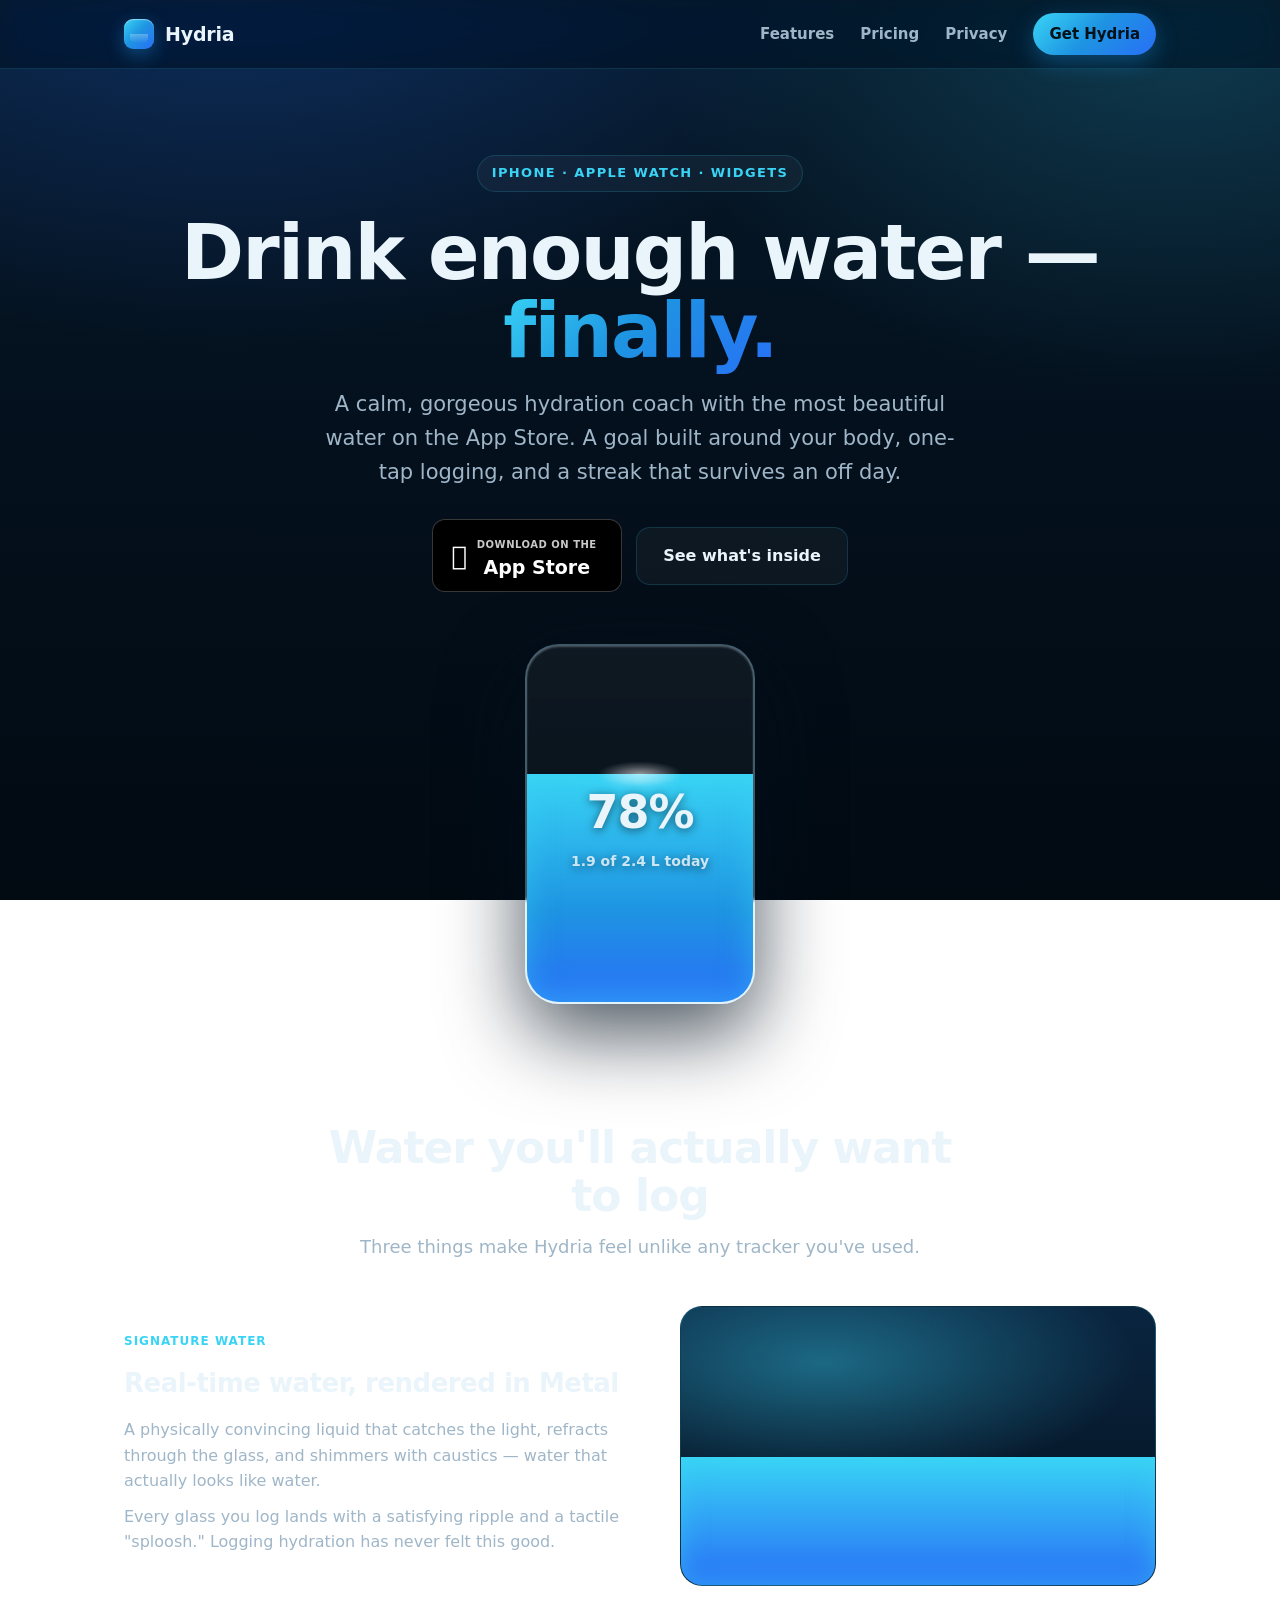
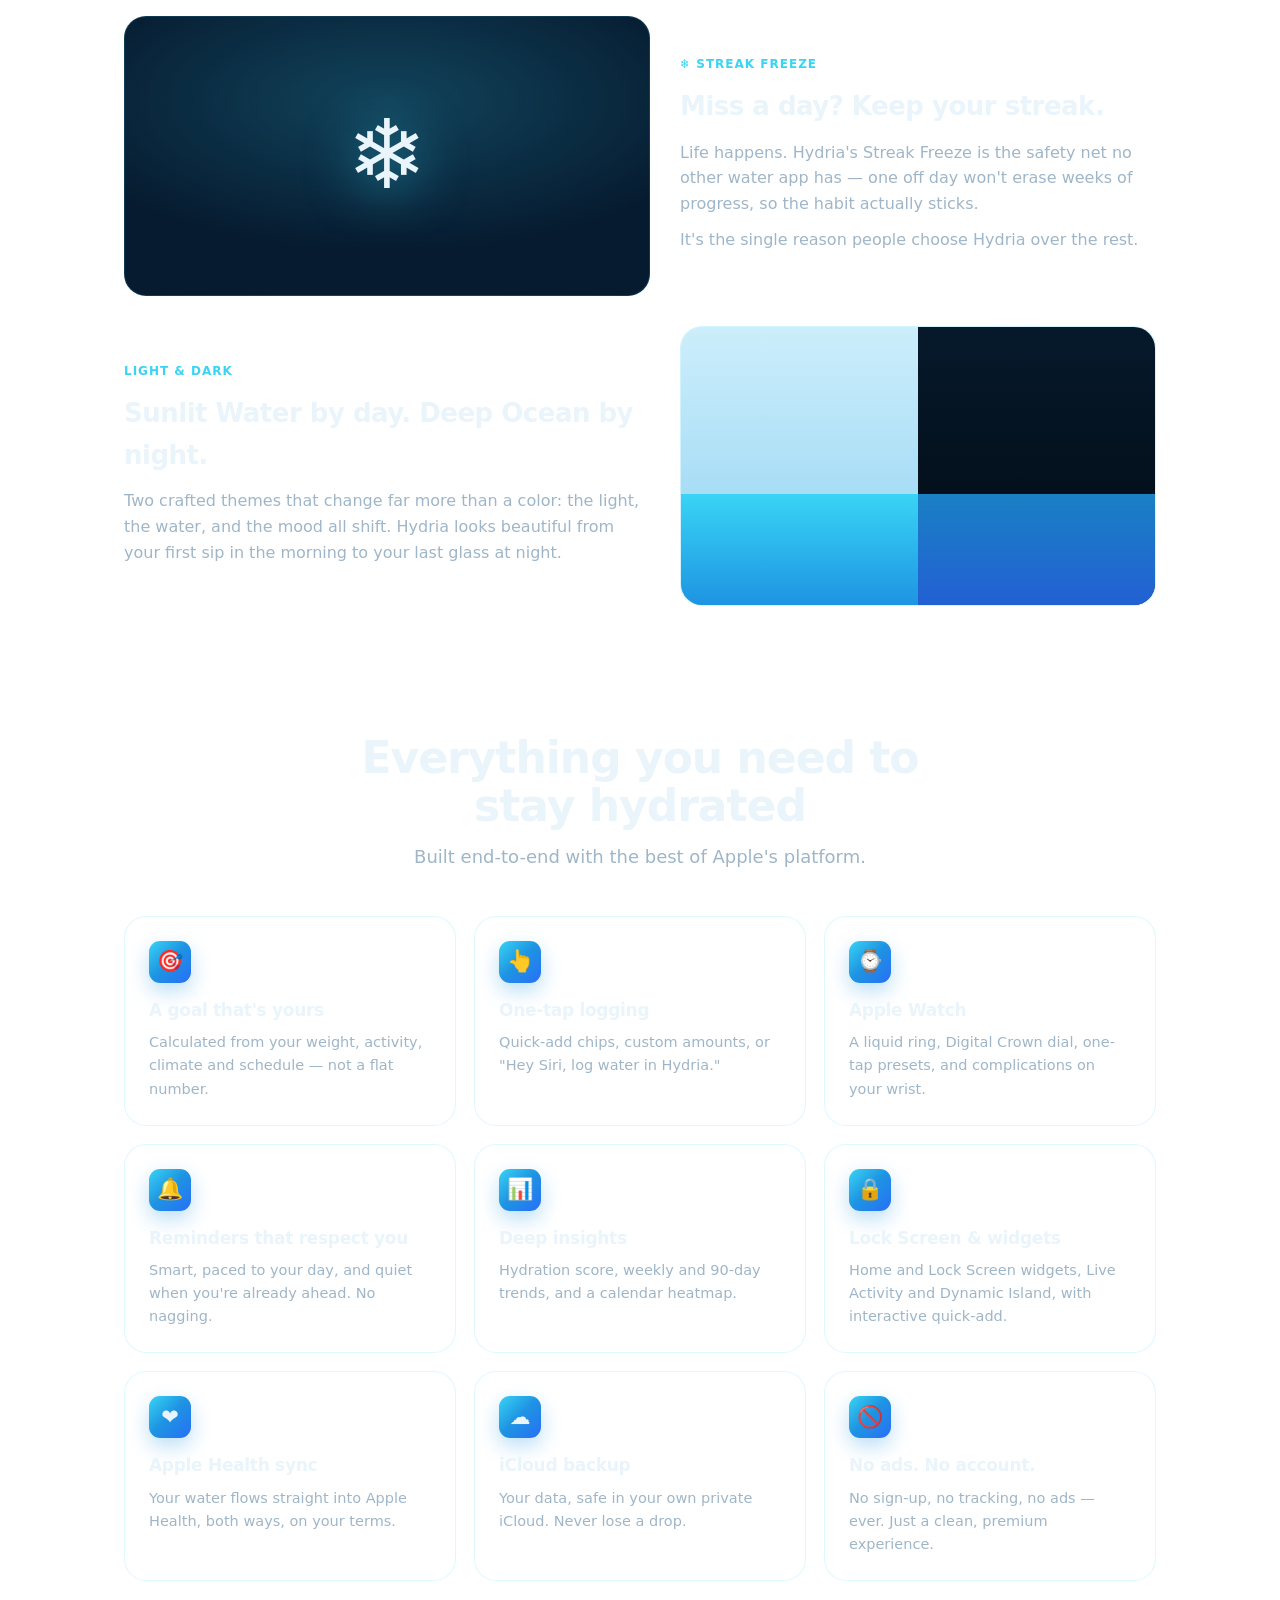
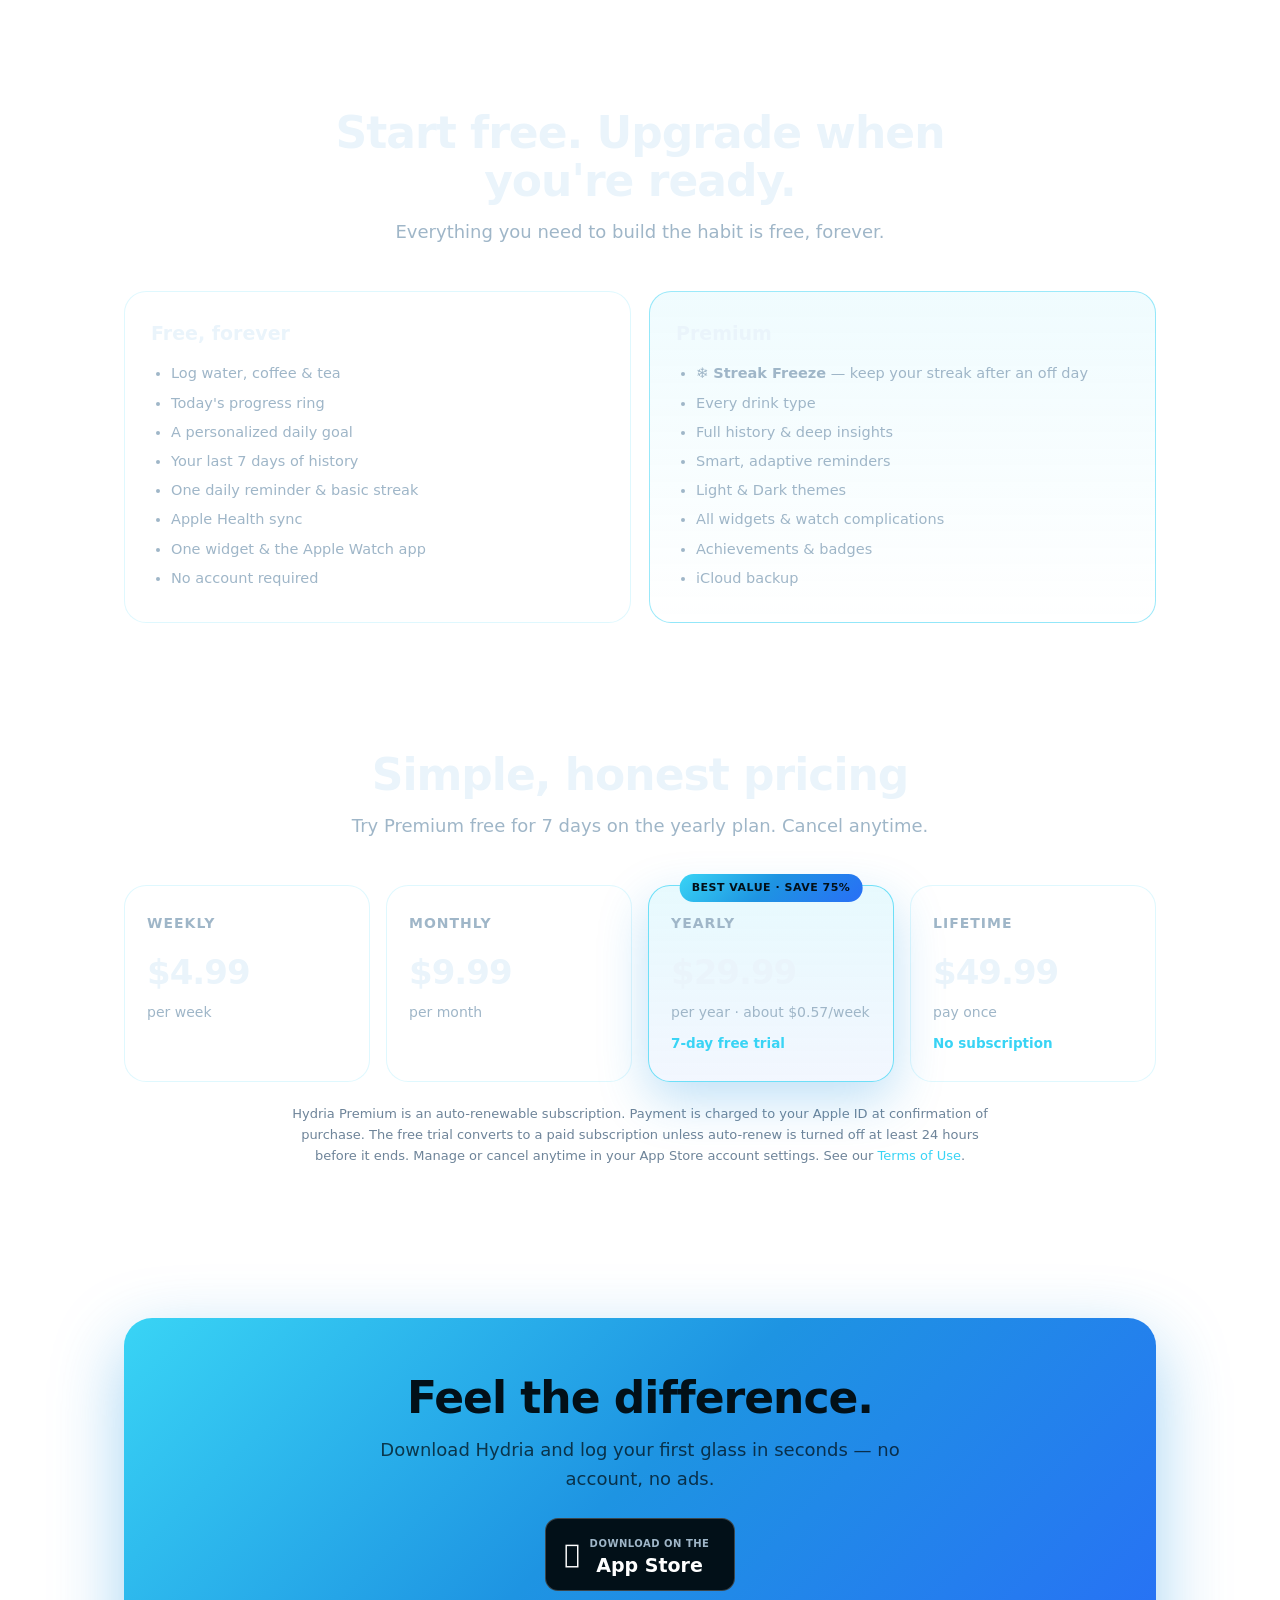
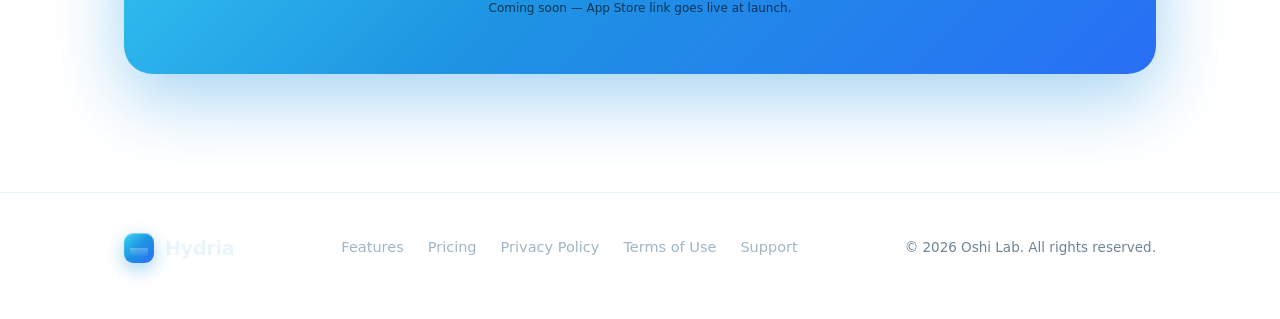
<file: index.html>
<!DOCTYPE html>
<html lang="en">
<head>
  <meta charset="UTF-8" />
  <meta name="viewport" content="width=device-width, initial-scale=1" />
  <title>Hydria — Drink enough water, finally.</title>
<!-- social share (og/twitter) -->
<meta property="og:type" content="website">
<meta property="og:site_name" content="Oshi Lab">
<meta property="og:title" content="Hydria — Drink enough water, finally.">
<meta property="og:description" content="A calm, gorgeous hydration coach that makes logging water something you actually want to do.">
<meta property="og:url" content="https://lastoneparis.github.io/hydria/">
<meta property="og:image" content="https://lastoneparis.github.io/hydria/share.png">
<meta property="og:image:secure_url" content="https://lastoneparis.github.io/hydria/share.png">
<meta property="og:image:type" content="image/png">
<meta property="og:image:width" content="1200">
<meta property="og:image:height" content="630">
<meta property="og:image:alt" content="Hydria — Drink enough water, finally.">
<meta name="twitter:card" content="summary_large_image">
<meta name="twitter:title" content="Hydria — Drink enough water, finally.">
<meta name="twitter:description" content="A calm, gorgeous hydration coach that makes logging water something you actually want to do.">
<meta name="twitter:image" content="https://lastoneparis.github.io/hydria/share.png">

  <meta name="description" content="Hydria is a premium hydration tracker for iPhone and Apple Watch, with the most beautiful real-time water on the App Store, a Streak Freeze no other app has, and crafted Light and Dark modes." />
  <meta name="theme-color" content="#04111E" />
<link rel="stylesheet" href="style.css" />
</head>
<body>

  <header class="site-header">
    <div class="wrap nav">
      <a class="brand" href="./"><span class="logo" aria-hidden="true"></span> Hydria</a>
      <nav class="nav-links">
        <a href="#features">Features</a>
        <a href="#pricing">Pricing</a>
        <a href="privacy.html">Privacy</a>
        <a href="#download" class="nav-cta">Get Hydria</a>
      </nav>
    </div>
  </header>

  <main>
    <!-- HERO -->
    <section class="hero">
      <div class="wrap">
        <span class="eyebrow">iPhone · Apple Watch · Widgets</span>
        <h1>Drink enough water —<br /><span class="accent">finally.</span></h1>
        <p class="lede">A calm, gorgeous hydration coach with the most beautiful water on the App Store. A goal built around your body, one-tap logging, and a streak that survives an off day.</p>
        <div class="cta-row">
          <a href="#download" class="appstore-badge" aria-label="Download on the App Store">
            <span class="apple" aria-hidden="true">&#63743;</span>
            <span><span class="ba-sub">Download on the</span><br /><span class="ba-main">App Store</span></span>
          </a>
          <a href="#features" class="btn btn-ghost">See what's inside</a>
        </div>

        <div class="vessel-stage" aria-hidden="true">
          <div class="vessel">
            <div class="water"></div>
            <div class="pct"><b>78%</b><span>1.9 of 2.4 L today</span></div>
          </div>
        </div>
      </div>
    </section>

    <!-- SIGNATURE STORY -->
    <section class="block" id="signature">
      <div class="wrap">
        <div class="section-head">
          <h2>Water you'll actually want to log</h2>
          <p>Three things make Hydria feel unlike any tracker you've used.</p>
        </div>

        <div class="story">
          <div class="story-text">
            <span class="tag">Signature water</span>
            <h3>Real-time water, rendered in Metal</h3>
            <p>A physically convincing liquid that catches the light, refracts through the glass, and shimmers with caustics — water that actually looks like water.</p>
            <p>Every glass you log lands with a satisfying ripple and a tactile "sploosh." Logging hydration has never felt this good.</p>
          </div>
          <div class="story-art art-water"></div>
        </div>

        <div style="height:30px"></div>

        <div class="story reverse">
          <div class="story-text">
            <span class="tag">❄️ Streak Freeze</span>
            <h3>Miss a day? Keep your streak.</h3>
            <p>Life happens. Hydria's Streak Freeze is the safety net no other water app has — one off day won't erase weeks of progress, so the habit actually sticks.</p>
            <p>It's the single reason people choose Hydria over the rest.</p>
          </div>
          <div class="story-art art-freeze"><span class="flake" aria-hidden="true">❄️</span></div>
        </div>

        <div style="height:30px"></div>

        <div class="story">
          <div class="story-text">
            <span class="tag">Light &amp; Dark</span>
            <h3>Sunlit Water by day. Deep Ocean by night.</h3>
            <p>Two crafted themes that change far more than a color: the light, the water, and the mood all shift. Hydria looks beautiful from your first sip in the morning to your last glass at night.</p>
          </div>
          <div class="story-art art-modes"><div class="light"></div><div class="dark"></div></div>
        </div>
      </div>
    </section>

    <!-- FEATURE GRID -->
    <section class="block" id="features">
      <div class="wrap">
        <div class="section-head">
          <h2>Everything you need to stay hydrated</h2>
          <p>Built end-to-end with the best of Apple's platform.</p>
        </div>
        <div class="grid">
          <div class="card"><div class="ico" aria-hidden="true">🎯</div><h4>A goal that's yours</h4><p>Calculated from your weight, activity, climate and schedule — not a flat number.</p></div>
          <div class="card"><div class="ico" aria-hidden="true">👆</div><h4>One-tap logging</h4><p>Quick-add chips, custom amounts, or "Hey Siri, log water in Hydria."</p></div>
          <div class="card"><div class="ico" aria-hidden="true">⌚️</div><h4>Apple Watch</h4><p>A liquid ring, Digital Crown dial, one-tap presets, and complications on your wrist.</p></div>
          <div class="card"><div class="ico" aria-hidden="true">🔔</div><h4>Reminders that respect you</h4><p>Smart, paced to your day, and quiet when you're already ahead. No nagging.</p></div>
          <div class="card"><div class="ico" aria-hidden="true">📊</div><h4>Deep insights</h4><p>Hydration score, weekly and 90-day trends, and a calendar heatmap.</p></div>
          <div class="card"><div class="ico" aria-hidden="true">🔒</div><h4>Lock Screen &amp; widgets</h4><p>Home and Lock Screen widgets, Live Activity and Dynamic Island, with interactive quick-add.</p></div>
          <div class="card"><div class="ico" aria-hidden="true">❤️</div><h4>Apple Health sync</h4><p>Your water flows straight into Apple Health, both ways, on your terms.</p></div>
          <div class="card"><div class="ico" aria-hidden="true">☁️</div><h4>iCloud backup</h4><p>Your data, safe in your own private iCloud. Never lose a drop.</p></div>
          <div class="card"><div class="ico" aria-hidden="true">🚫</div><h4>No ads. No account.</h4><p>No sign-up, no tracking, no ads — ever. Just a clean, premium experience.</p></div>
        </div>
      </div>
    </section>

    <!-- FREE vs PREMIUM -->
    <section class="block">
      <div class="wrap">
        <div class="section-head">
          <h2>Start free. Upgrade when you're ready.</h2>
          <p>Everything you need to build the habit is free, forever.</p>
        </div>
        <div class="tiers">
          <div class="tier">
            <h4>Free, forever</h4>
            <ul>
              <li>Log water, coffee &amp; tea</li>
              <li>Today's progress ring</li>
              <li>A personalized daily goal</li>
              <li>Your last 7 days of history</li>
              <li>One daily reminder &amp; basic streak</li>
              <li>Apple Health sync</li>
              <li>One widget &amp; the Apple Watch app</li>
              <li>No account required</li>
            </ul>
          </div>
          <div class="tier prem">
            <h4>Premium</h4>
            <ul>
              <li><strong>❄️ Streak Freeze</strong> — keep your streak after an off day</li>
              <li>Every drink type</li>
              <li>Full history &amp; deep insights</li>
              <li>Smart, adaptive reminders</li>
              <li>Light &amp; Dark themes</li>
              <li>All widgets &amp; watch complications</li>
              <li>Achievements &amp; badges</li>
              <li>iCloud backup</li>
            </ul>
          </div>
        </div>
      </div>
    </section>

    <!-- PRICING -->
    <section class="block" id="pricing">
      <div class="wrap">
        <div class="section-head">
          <h2>Simple, honest pricing</h2>
          <p>Try Premium free for 7 days on the yearly plan. Cancel anytime.</p>
        </div>
        <div class="pricing">
          <div class="plan">
            <div class="pname">Weekly</div>
            <div class="price">$4.99</div>
            <div class="per">per week</div>
            <div class="sub">&nbsp;</div>
          </div>
          <div class="plan">
            <div class="pname">Monthly</div>
            <div class="price">$9.99</div>
            <div class="per">per month</div>
            <div class="sub">&nbsp;</div>
          </div>
          <div class="plan hero-plan">
            <div class="ribbon">BEST VALUE · SAVE 75%</div>
            <div class="pname">Yearly</div>
            <div class="price">$29.99</div>
            <div class="per">per year · about $0.57/week</div>
            <div class="sub">7-day free trial</div>
          </div>
          <div class="plan">
            <div class="pname">Lifetime</div>
            <div class="price">$49.99</div>
            <div class="per">pay once</div>
            <div class="sub">No subscription</div>
          </div>
        </div>
        <p class="pricing-note">Hydria Premium is an auto-renewable subscription. Payment is charged to your Apple ID at confirmation of purchase. The free trial converts to a paid subscription unless auto-renew is turned off at least 24 hours before it ends. Manage or cancel anytime in your App Store account settings. See our <a href="terms.html">Terms of Use</a>.</p>
      </div>
    </section>

    <!-- DOWNLOAD CTA -->
    <section class="block" id="download">
      <div class="wrap">
        <div class="cta-band">
          <h2>Feel the difference.</h2>
          <p>Download Hydria and log your first glass in seconds — no account, no ads.</p>
          <a href="#" class="appstore-badge" aria-label="Download on the App Store">
            <span class="apple" aria-hidden="true">&#63743;</span>
            <span><span class="ba-sub" style="color:#9fb6c8">Download on the</span><br /><span class="ba-main">App Store</span></span>
          </a>
          <span class="badge-note" style="color:rgba(2,16,24,0.7)">Coming soon — App Store link goes live at launch.</span>
        </div>
      </div>
    </section>
  </main>

  <footer class="site-footer">
    <div class="wrap footer-grid">
      <a class="brand" href="./"><span class="logo" aria-hidden="true"></span> Hydria</a>
      <nav class="footer-links">
        <a href="#features">Features</a>
        <a href="#pricing">Pricing</a>
        <a href="privacy.html">Privacy Policy</a>
        <a href="terms.html">Terms of Use</a>
        <a href="mailto:contact@oshi-messenger.com">Support</a>
      </nav>
      <div class="footer-copy">© 2026 Oshi Lab. All rights reserved.</div>
    </div>
  </footer>

</body>
</html>
</file>
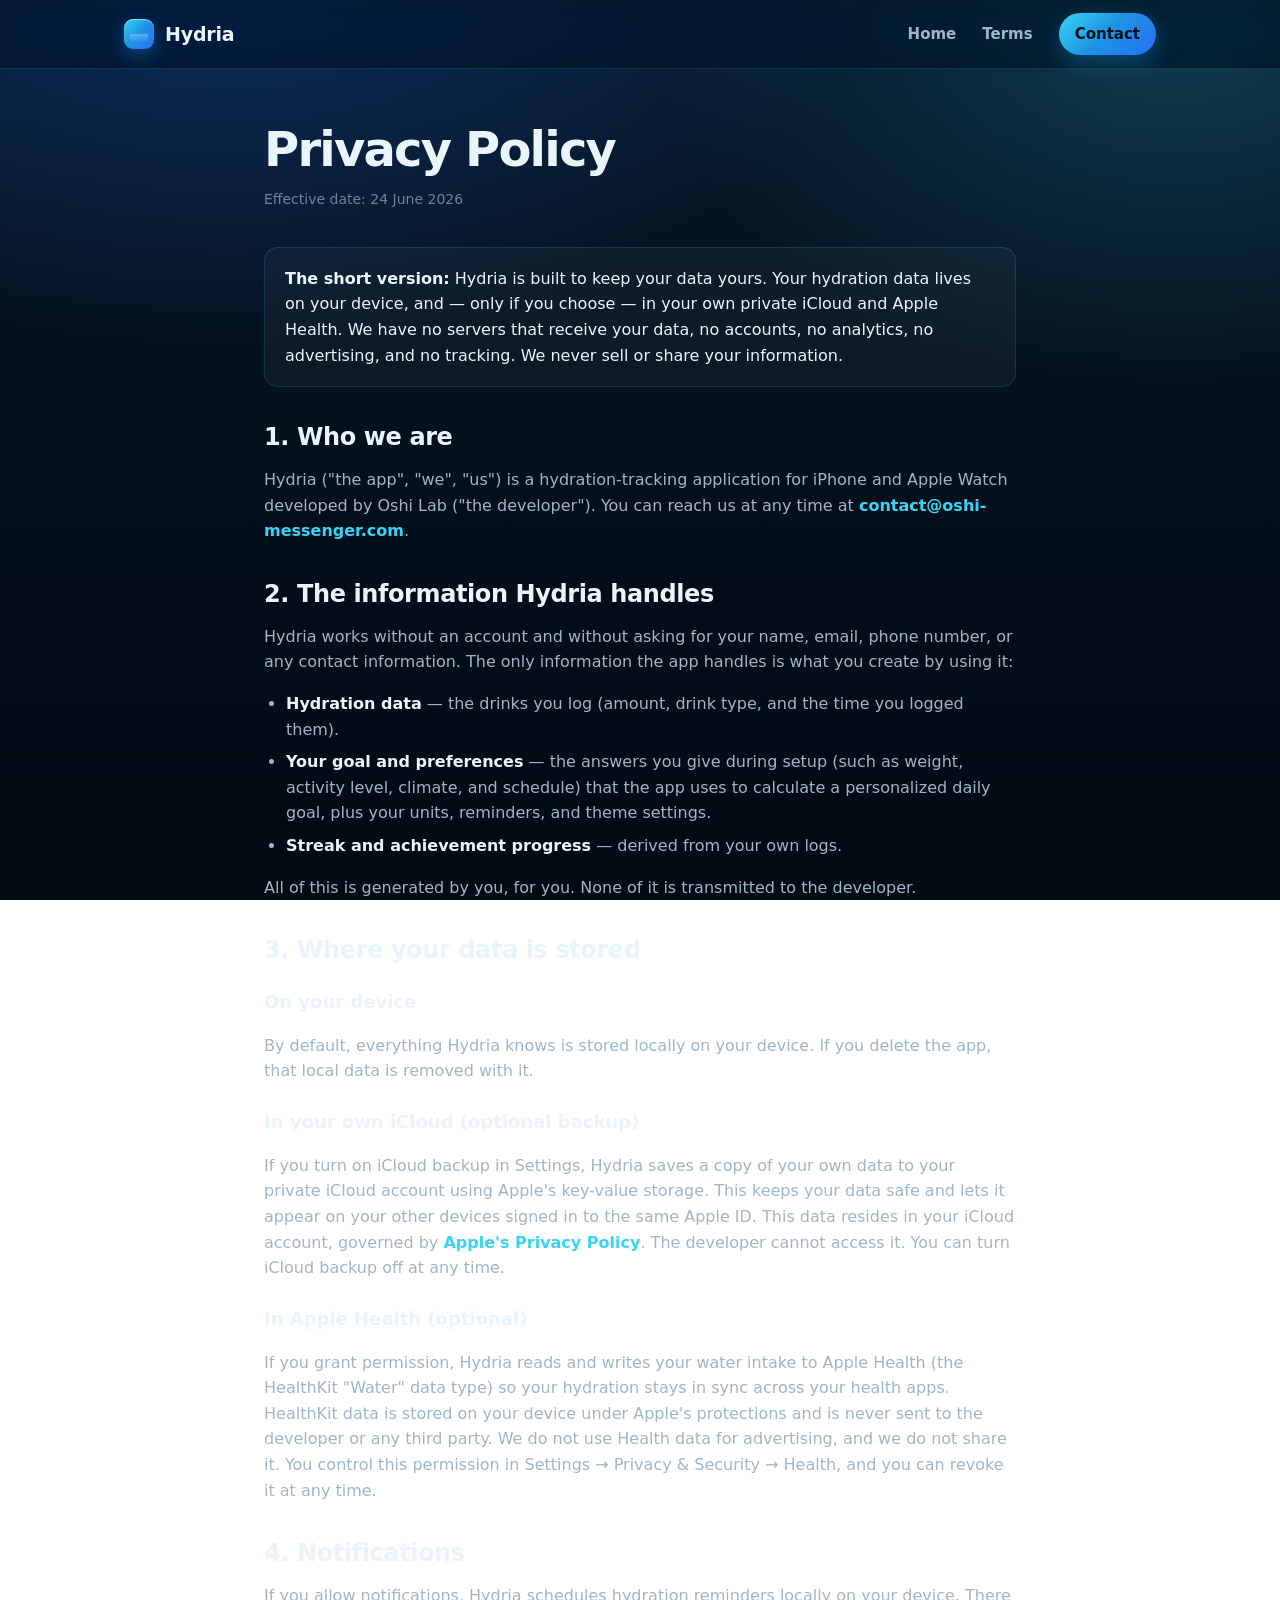
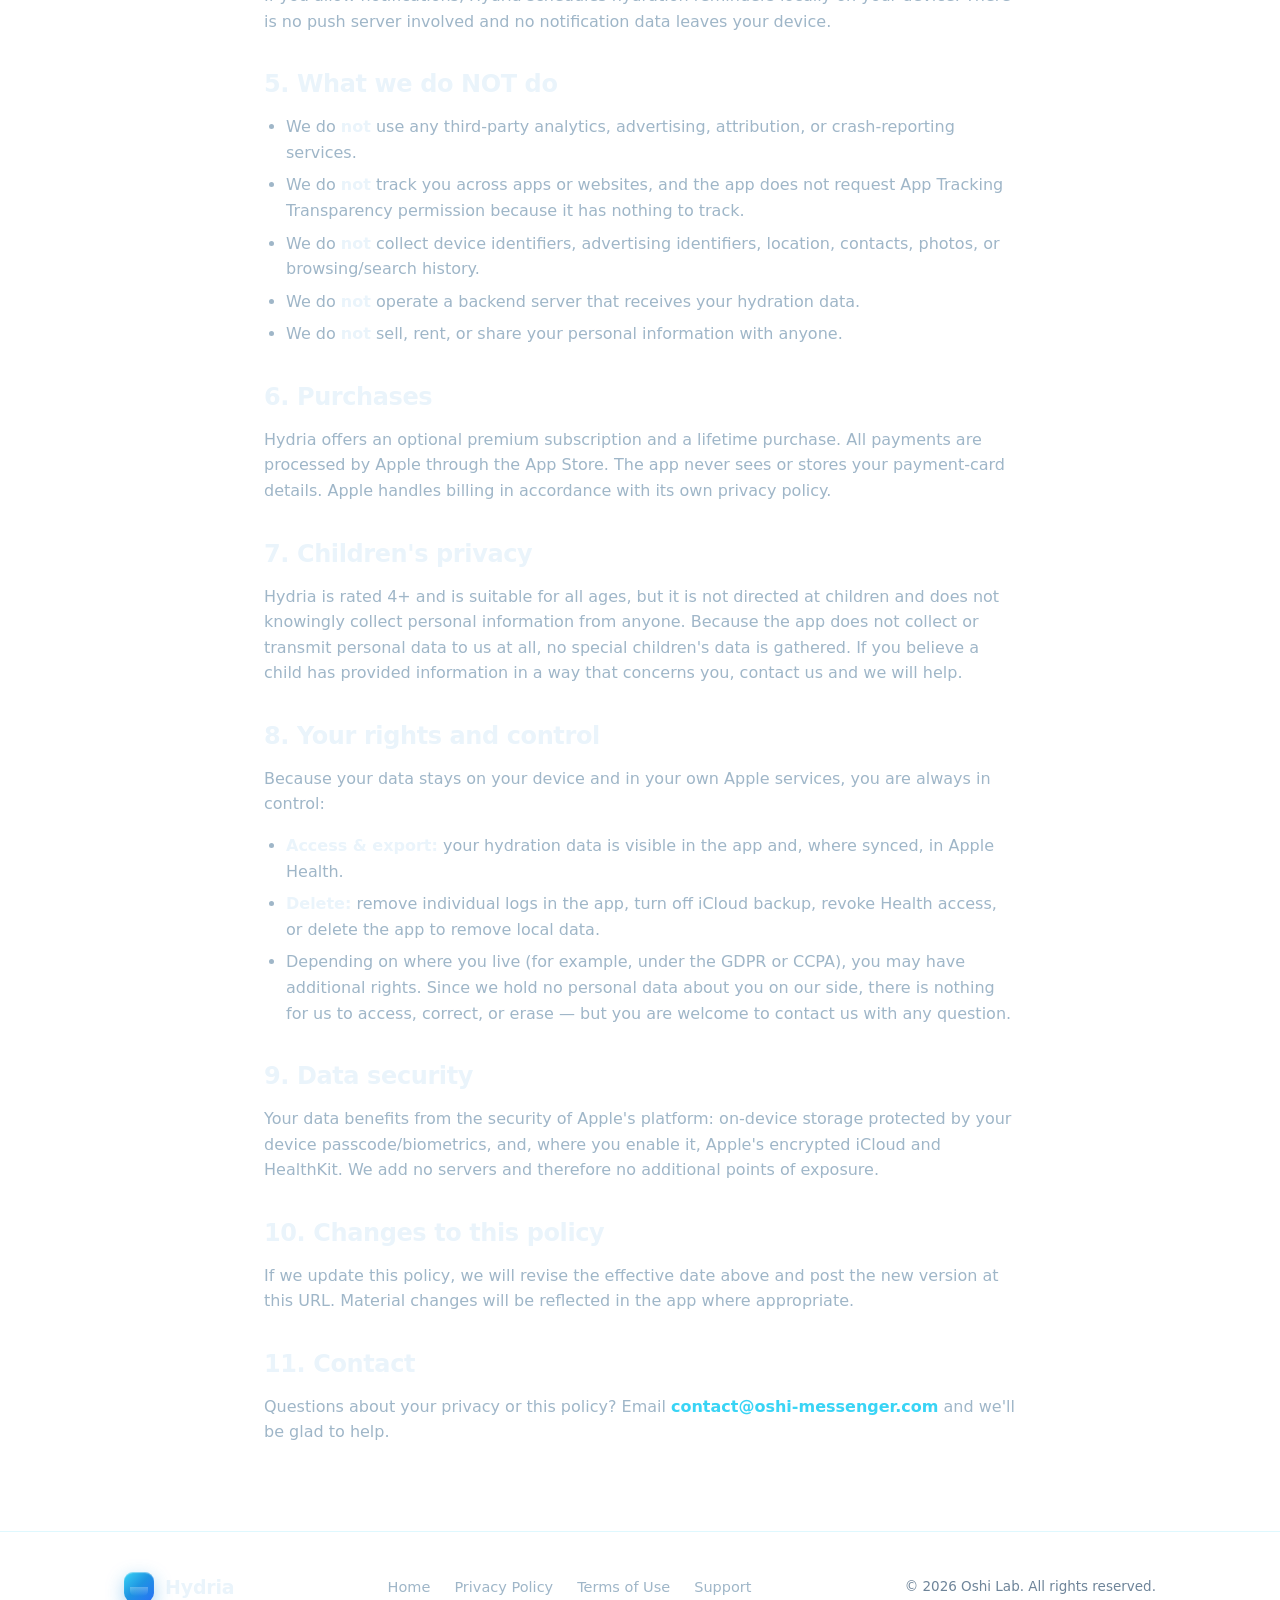
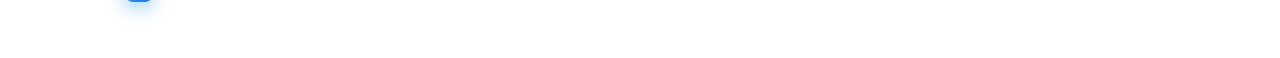
<file: privacy.html>
<!DOCTYPE html>
<html lang="en">
<head>
  <meta charset="UTF-8" />
  <meta name="viewport" content="width=device-width, initial-scale=1" />
  <title>Privacy Policy — Hydria</title>
<!-- social share (og/twitter) -->
<meta property="og:type" content="website">
<meta property="og:site_name" content="Oshi Lab">
<meta property="og:title" content="Privacy Policy — Hydria">
<meta property="og:description" content="How Hydria handles your data.">
<meta property="og:url" content="https://lastoneparis.github.io/hydria/privacy.html">
<meta property="og:image" content="https://lastoneparis.github.io/hydria/share.png">
<meta property="og:image:secure_url" content="https://lastoneparis.github.io/hydria/share.png">
<meta property="og:image:type" content="image/png">
<meta property="og:image:width" content="1200">
<meta property="og:image:height" content="630">
<meta property="og:image:alt" content="Privacy Policy — Hydria">
<meta name="twitter:card" content="summary_large_image">
<meta name="twitter:title" content="Privacy Policy — Hydria">
<meta name="twitter:description" content="How Hydria handles your data.">
<meta name="twitter:image" content="https://lastoneparis.github.io/hydria/share.png">

  <meta name="description" content="Hydria's privacy policy. Your hydration data stays on your device and in your own iCloud and Apple Health. No tracking, no ads, no third-party sharing." />
  <meta name="theme-color" content="#04111E" />
  <link rel="stylesheet" href="style.css" />
</head>
<body>

  <header class="site-header">
    <div class="wrap nav">
      <a class="brand" href="index.html"><span class="logo" aria-hidden="true"></span> Hydria</a>
      <nav class="nav-links">
        <a href="index.html">Home</a>
        <a href="terms.html">Terms</a>
        <a href="mailto:contact@oshi-messenger.com" class="nav-cta">Contact</a>
      </nav>
    </div>
  </header>

  <main class="legal">
    <div class="wrap">
      <h1>Privacy Policy</h1>
      <p class="updated">Effective date: 24 June 2026</p>

      <div class="callout">
        <strong>The short version:</strong> Hydria is built to keep your data yours. Your hydration data lives on your device, and — only if you choose — in your own private iCloud and Apple Health. We have no servers that receive your data, no accounts, no analytics, no advertising, and no tracking. We never sell or share your information.
      </div>

      <h2>1. Who we are</h2>
      <p>Hydria ("the app", "we", "us") is a hydration-tracking application for iPhone and Apple Watch developed by Oshi Lab ("the developer"). You can reach us at any time at <a href="mailto:contact@oshi-messenger.com">contact@oshi-messenger.com</a>.</p>

      <h2>2. The information Hydria handles</h2>
      <p>Hydria works without an account and without asking for your name, email, phone number, or any contact information. The only information the app handles is what you create by using it:</p>
      <ul>
        <li><strong>Hydration data</strong> — the drinks you log (amount, drink type, and the time you logged them).</li>
        <li><strong>Your goal and preferences</strong> — the answers you give during setup (such as weight, activity level, climate, and schedule) that the app uses to calculate a personalized daily goal, plus your units, reminders, and theme settings.</li>
        <li><strong>Streak and achievement progress</strong> — derived from your own logs.</li>
      </ul>
      <p>All of this is generated by you, for you. None of it is transmitted to the developer.</p>

      <h2>3. Where your data is stored</h2>
      <h3>On your device</h3>
      <p>By default, everything Hydria knows is stored locally on your device. If you delete the app, that local data is removed with it.</p>

      <h3>In your own iCloud (optional backup)</h3>
      <p>If you turn on iCloud backup in Settings, Hydria saves a copy of your own data to your private iCloud account using Apple's key-value storage. This keeps your data safe and lets it appear on your other devices signed in to the same Apple ID. This data resides in your iCloud account, governed by <a href="https://www.apple.com/legal/privacy/" rel="noopener">Apple's Privacy Policy</a>. The developer cannot access it. You can turn iCloud backup off at any time.</p>

      <h3>In Apple Health (optional)</h3>
      <p>If you grant permission, Hydria reads and writes your water intake to Apple Health (the HealthKit "Water" data type) so your hydration stays in sync across your health apps. HealthKit data is stored on your device under Apple's protections and is never sent to the developer or any third party. We do not use Health data for advertising, and we do not share it. You control this permission in Settings → Privacy &amp; Security → Health, and you can revoke it at any time.</p>

      <h2>4. Notifications</h2>
      <p>If you allow notifications, Hydria schedules hydration reminders locally on your device. There is no push server involved and no notification data leaves your device.</p>

      <h2>5. What we do NOT do</h2>
      <ul>
        <li>We do <strong>not</strong> use any third-party analytics, advertising, attribution, or crash-reporting services.</li>
        <li>We do <strong>not</strong> track you across apps or websites, and the app does not request App Tracking Transparency permission because it has nothing to track.</li>
        <li>We do <strong>not</strong> collect device identifiers, advertising identifiers, location, contacts, photos, or browsing/search history.</li>
        <li>We do <strong>not</strong> operate a backend server that receives your hydration data.</li>
        <li>We do <strong>not</strong> sell, rent, or share your personal information with anyone.</li>
      </ul>

      <h2>6. Purchases</h2>
      <p>Hydria offers an optional premium subscription and a lifetime purchase. All payments are processed by Apple through the App Store. The app never sees or stores your payment-card details. Apple handles billing in accordance with its own privacy policy.</p>

      <h2>7. Children's privacy</h2>
      <p>Hydria is rated 4+ and is suitable for all ages, but it is not directed at children and does not knowingly collect personal information from anyone. Because the app does not collect or transmit personal data to us at all, no special children's data is gathered. If you believe a child has provided information in a way that concerns you, contact us and we will help.</p>

      <h2>8. Your rights and control</h2>
      <p>Because your data stays on your device and in your own Apple services, you are always in control:</p>
      <ul>
        <li><strong>Access &amp; export:</strong> your hydration data is visible in the app and, where synced, in Apple Health.</li>
        <li><strong>Delete:</strong> remove individual logs in the app, turn off iCloud backup, revoke Health access, or delete the app to remove local data.</li>
        <li>Depending on where you live (for example, under the GDPR or CCPA), you may have additional rights. Since we hold no personal data about you on our side, there is nothing for us to access, correct, or erase — but you are welcome to contact us with any question.</li>
      </ul>

      <h2>9. Data security</h2>
      <p>Your data benefits from the security of Apple's platform: on-device storage protected by your device passcode/biometrics, and, where you enable it, Apple's encrypted iCloud and HealthKit. We add no servers and therefore no additional points of exposure.</p>

      <h2>10. Changes to this policy</h2>
      <p>If we update this policy, we will revise the effective date above and post the new version at this URL. Material changes will be reflected in the app where appropriate.</p>

      <h2>11. Contact</h2>
      <p>Questions about your privacy or this policy? Email <a href="mailto:contact@oshi-messenger.com">contact@oshi-messenger.com</a> and we'll be glad to help.</p>
    </div>
  </main>

  <footer class="site-footer">
    <div class="wrap footer-grid">
      <a class="brand" href="index.html"><span class="logo" aria-hidden="true"></span> Hydria</a>
      <nav class="footer-links">
        <a href="index.html">Home</a>
        <a href="privacy.html">Privacy Policy</a>
        <a href="terms.html">Terms of Use</a>
        <a href="mailto:contact@oshi-messenger.com">Support</a>
      </nav>
      <div class="footer-copy">© 2026 Oshi Lab. All rights reserved.</div>
    </div>
  </footer>

</body>
</html>
</file>
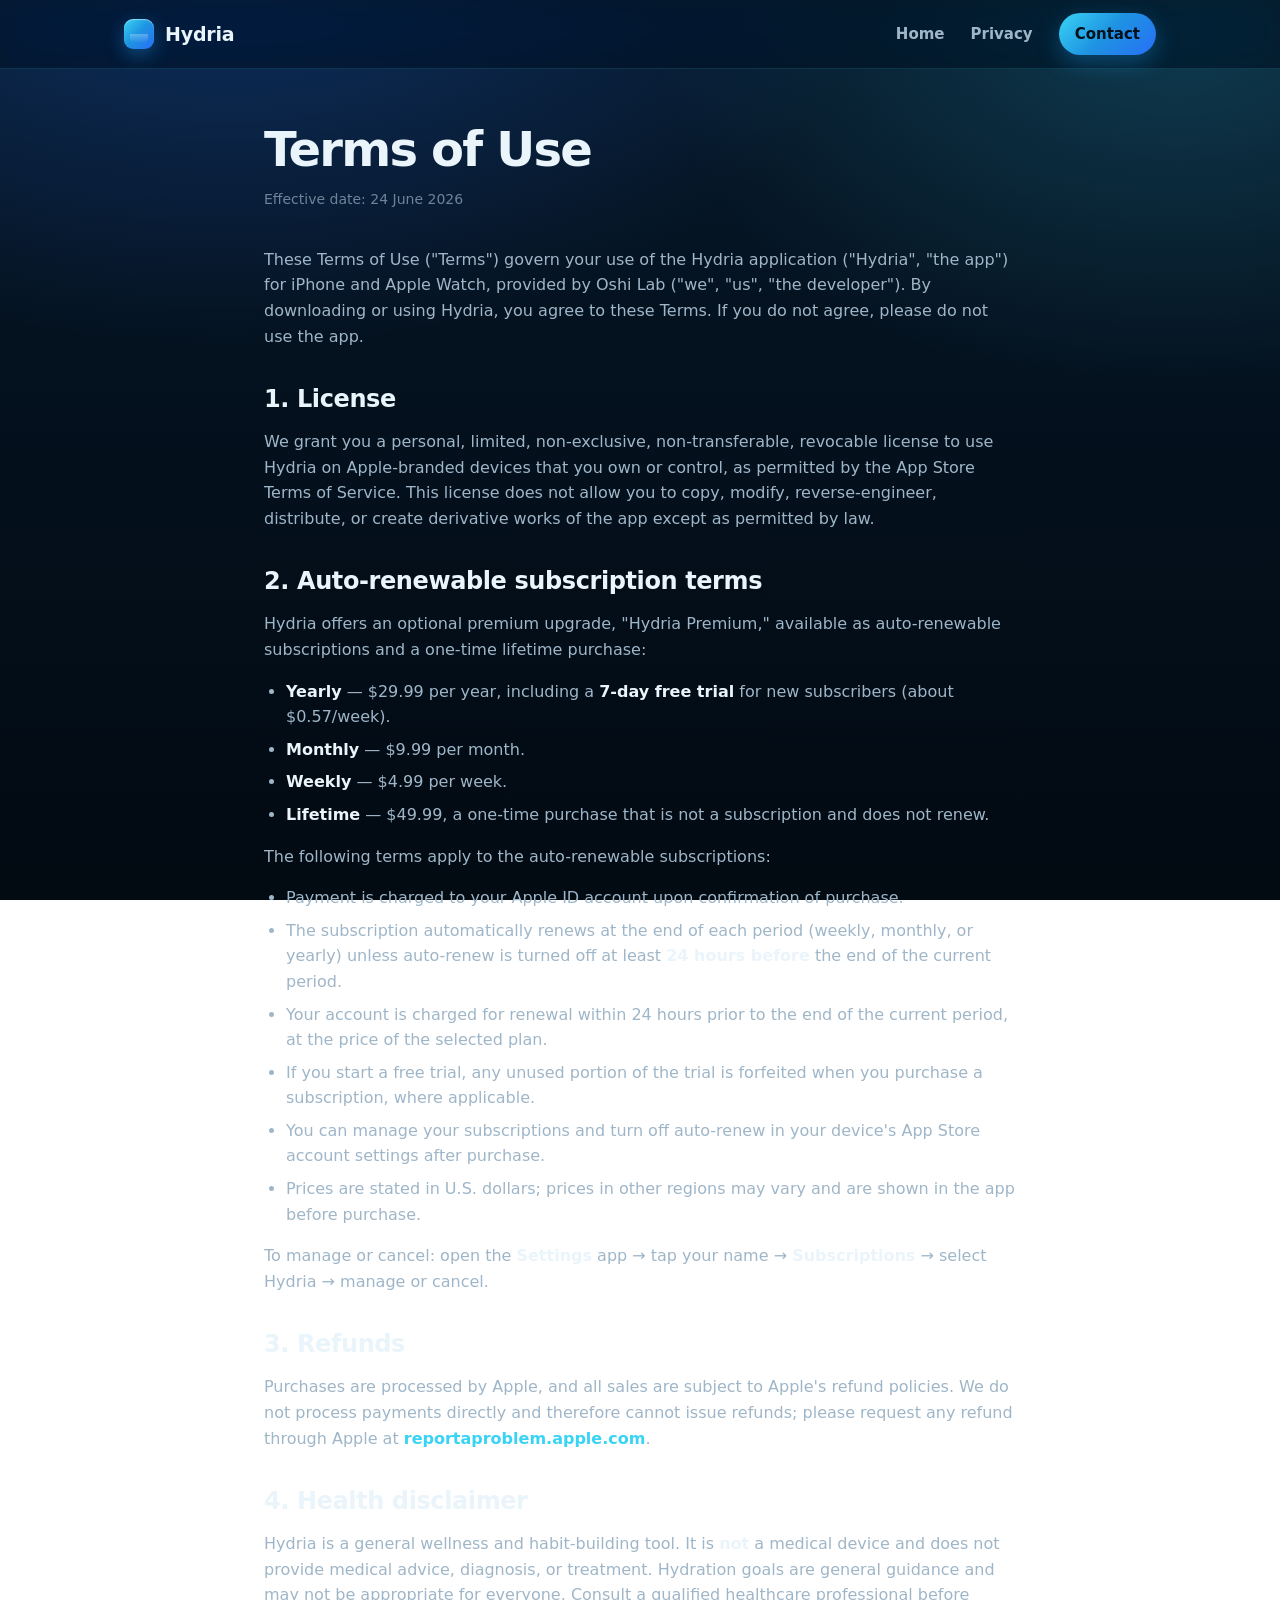
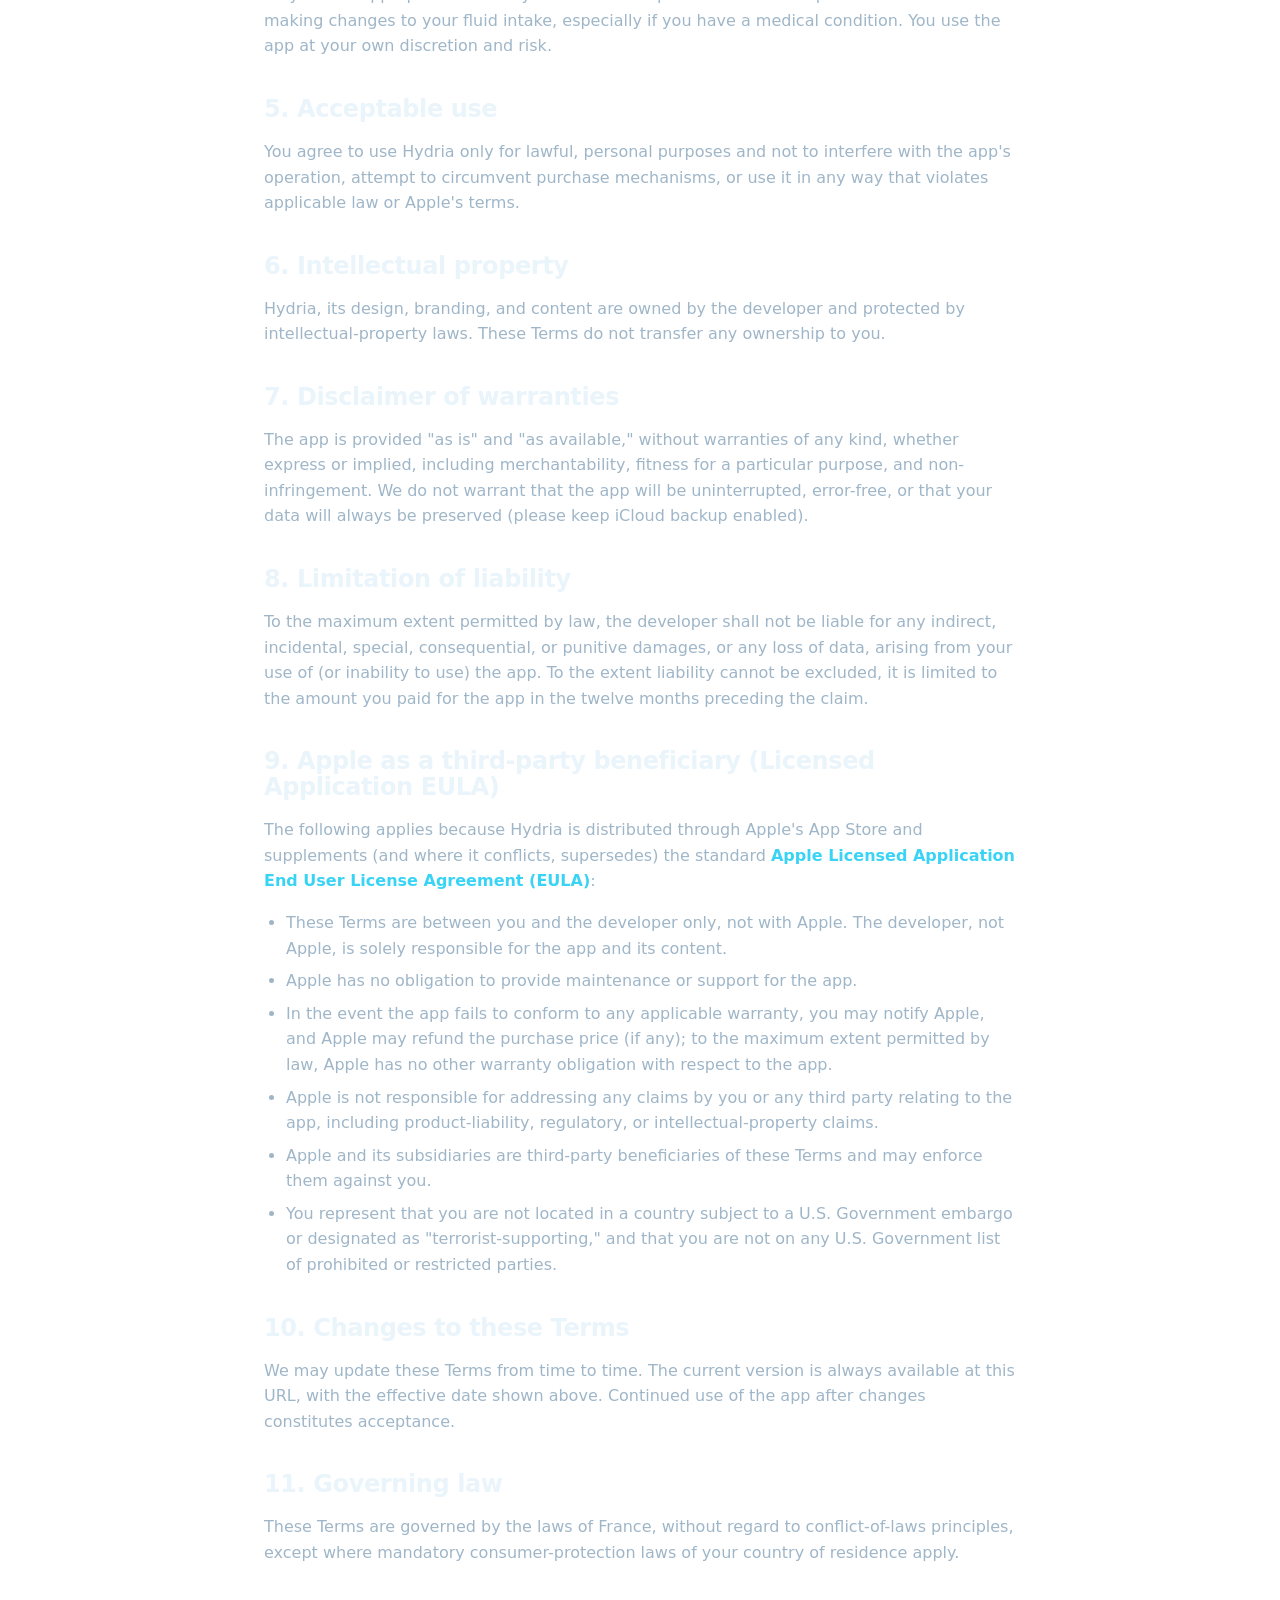
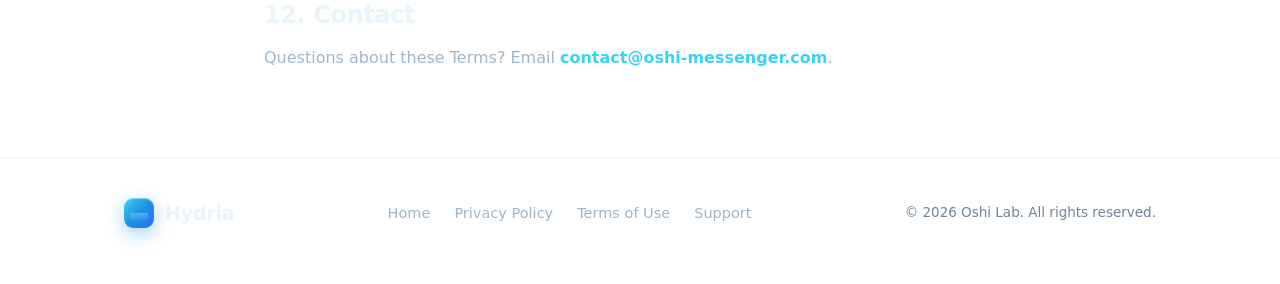
<file: terms.html>
<!DOCTYPE html>
<html lang="en">
<head>
  <meta charset="UTF-8" />
  <meta name="viewport" content="width=device-width, initial-scale=1" />
  <title>Terms of Use — Hydria</title>
<!-- social share (og/twitter) -->
<meta property="og:type" content="website">
<meta property="og:site_name" content="Oshi Lab">
<meta property="og:title" content="Terms of Use — Hydria">
<meta property="og:description" content="Terms of use for Hydria.">
<meta property="og:url" content="https://lastoneparis.github.io/hydria/terms.html">
<meta property="og:image" content="https://lastoneparis.github.io/hydria/share.png">
<meta property="og:image:secure_url" content="https://lastoneparis.github.io/hydria/share.png">
<meta property="og:image:type" content="image/png">
<meta property="og:image:width" content="1200">
<meta property="og:image:height" content="630">
<meta property="og:image:alt" content="Terms of Use — Hydria">
<meta name="twitter:card" content="summary_large_image">
<meta name="twitter:title" content="Terms of Use — Hydria">
<meta name="twitter:description" content="Terms of use for Hydria.">
<meta name="twitter:image" content="https://lastoneparis.github.io/hydria/share.png">

  <meta name="description" content="Hydria's Terms of Use, including the licensed-application end user license agreement and auto-renewable subscription terms." />
  <meta name="theme-color" content="#04111E" />
  <link rel="stylesheet" href="style.css" />
</head>
<body>

  <header class="site-header">
    <div class="wrap nav">
      <a class="brand" href="index.html"><span class="logo" aria-hidden="true"></span> Hydria</a>
      <nav class="nav-links">
        <a href="index.html">Home</a>
        <a href="privacy.html">Privacy</a>
        <a href="mailto:contact@oshi-messenger.com" class="nav-cta">Contact</a>
      </nav>
    </div>
  </header>

  <main class="legal">
    <div class="wrap">
      <h1>Terms of Use</h1>
      <p class="updated">Effective date: 24 June 2026</p>

      <p>These Terms of Use ("Terms") govern your use of the Hydria application ("Hydria", "the app") for iPhone and Apple Watch, provided by Oshi Lab ("we", "us", "the developer"). By downloading or using Hydria, you agree to these Terms. If you do not agree, please do not use the app.</p>

      <h2>1. License</h2>
      <p>We grant you a personal, limited, non-exclusive, non-transferable, revocable license to use Hydria on Apple-branded devices that you own or control, as permitted by the App Store Terms of Service. This license does not allow you to copy, modify, reverse-engineer, distribute, or create derivative works of the app except as permitted by law.</p>

      <h2>2. Auto-renewable subscription terms</h2>
      <p>Hydria offers an optional premium upgrade, "Hydria Premium," available as auto-renewable subscriptions and a one-time lifetime purchase:</p>
      <ul>
        <li><strong>Yearly</strong> — $29.99 per year, including a <strong>7-day free trial</strong> for new subscribers (about $0.57/week).</li>
        <li><strong>Monthly</strong> — $9.99 per month.</li>
        <li><strong>Weekly</strong> — $4.99 per week.</li>
        <li><strong>Lifetime</strong> — $49.99, a one-time purchase that is not a subscription and does not renew.</li>
      </ul>
      <p>The following terms apply to the auto-renewable subscriptions:</p>
      <ul>
        <li>Payment is charged to your Apple ID account upon confirmation of purchase.</li>
        <li>The subscription automatically renews at the end of each period (weekly, monthly, or yearly) unless auto-renew is turned off at least <strong>24 hours before</strong> the end of the current period.</li>
        <li>Your account is charged for renewal within 24 hours prior to the end of the current period, at the price of the selected plan.</li>
        <li>If you start a free trial, any unused portion of the trial is forfeited when you purchase a subscription, where applicable.</li>
        <li>You can manage your subscriptions and turn off auto-renew in your device's App Store account settings after purchase.</li>
        <li>Prices are stated in U.S. dollars; prices in other regions may vary and are shown in the app before purchase.</li>
      </ul>
      <p>To manage or cancel: open the <strong>Settings</strong> app → tap your name → <strong>Subscriptions</strong> → select Hydria → manage or cancel.</p>

      <h2>3. Refunds</h2>
      <p>Purchases are processed by Apple, and all sales are subject to Apple's refund policies. We do not process payments directly and therefore cannot issue refunds; please request any refund through Apple at <a href="https://reportaproblem.apple.com" rel="noopener">reportaproblem.apple.com</a>.</p>

      <h2>4. Health disclaimer</h2>
      <p>Hydria is a general wellness and habit-building tool. It is <strong>not</strong> a medical device and does not provide medical advice, diagnosis, or treatment. Hydration goals are general guidance and may not be appropriate for everyone. Consult a qualified healthcare professional before making changes to your fluid intake, especially if you have a medical condition. You use the app at your own discretion and risk.</p>

      <h2>5. Acceptable use</h2>
      <p>You agree to use Hydria only for lawful, personal purposes and not to interfere with the app's operation, attempt to circumvent purchase mechanisms, or use it in any way that violates applicable law or Apple's terms.</p>

      <h2>6. Intellectual property</h2>
      <p>Hydria, its design, branding, and content are owned by the developer and protected by intellectual-property laws. These Terms do not transfer any ownership to you.</p>

      <h2>7. Disclaimer of warranties</h2>
      <p>The app is provided "as is" and "as available," without warranties of any kind, whether express or implied, including merchantability, fitness for a particular purpose, and non-infringement. We do not warrant that the app will be uninterrupted, error-free, or that your data will always be preserved (please keep iCloud backup enabled).</p>

      <h2>8. Limitation of liability</h2>
      <p>To the maximum extent permitted by law, the developer shall not be liable for any indirect, incidental, special, consequential, or punitive damages, or any loss of data, arising from your use of (or inability to use) the app. To the extent liability cannot be excluded, it is limited to the amount you paid for the app in the twelve months preceding the claim.</p>

      <h2>9. Apple as a third-party beneficiary (Licensed Application EULA)</h2>
      <p>The following applies because Hydria is distributed through Apple's App Store and supplements (and where it conflicts, supersedes) the standard <a href="https://www.apple.com/legal/internet-services/itunes/dev/stdeula/" rel="noopener">Apple Licensed Application End User License Agreement (EULA)</a>:</p>
      <ul>
        <li>These Terms are between you and the developer only, not with Apple. The developer, not Apple, is solely responsible for the app and its content.</li>
        <li>Apple has no obligation to provide maintenance or support for the app.</li>
        <li>In the event the app fails to conform to any applicable warranty, you may notify Apple, and Apple may refund the purchase price (if any); to the maximum extent permitted by law, Apple has no other warranty obligation with respect to the app.</li>
        <li>Apple is not responsible for addressing any claims by you or any third party relating to the app, including product-liability, regulatory, or intellectual-property claims.</li>
        <li>Apple and its subsidiaries are third-party beneficiaries of these Terms and may enforce them against you.</li>
        <li>You represent that you are not located in a country subject to a U.S. Government embargo or designated as "terrorist-supporting," and that you are not on any U.S. Government list of prohibited or restricted parties.</li>
      </ul>

      <h2>10. Changes to these Terms</h2>
      <p>We may update these Terms from time to time. The current version is always available at this URL, with the effective date shown above. Continued use of the app after changes constitutes acceptance.</p>

      <h2>11. Governing law</h2>
      <p>These Terms are governed by the laws of France, without regard to conflict-of-laws principles, except where mandatory consumer-protection laws of your country of residence apply.</p>

      <h2>12. Contact</h2>
      <p>Questions about these Terms? Email <a href="mailto:contact@oshi-messenger.com">contact@oshi-messenger.com</a>.</p>
    </div>
  </main>

  <footer class="site-footer">
    <div class="wrap footer-grid">
      <a class="brand" href="index.html"><span class="logo" aria-hidden="true"></span> Hydria</a>
      <nav class="footer-links">
        <a href="index.html">Home</a>
        <a href="privacy.html">Privacy Policy</a>
        <a href="terms.html">Terms of Use</a>
        <a href="mailto:contact@oshi-messenger.com">Support</a>
      </nav>
      <div class="footer-copy">© 2026 Oshi Lab. All rights reserved.</div>
    </div>
  </footer>

</body>
</html>
</file>
<file: style.css>
/* Hydria — shared site styles. Self-contained, no external deps. */
:root {
  --aqua: #39D4F5;
  --blue: #1E94E2;
  --indigo: #286FF6;
  --bg: #04111E;
  --bg-2: #06192B;
  --surface: rgba(255, 255, 255, 0.04);
  --surface-2: rgba(255, 255, 255, 0.06);
  --border: rgba(57, 212, 245, 0.16);
  --text: #EAF4FB;
  --muted: #9FB6C8;
  --muted-2: #6E8499;
  --radius: 22px;
  --maxw: 1080px;
  --grad: linear-gradient(135deg, var(--aqua) 0%, var(--blue) 48%, var(--indigo) 100%);
  --font: -apple-system, "SF Pro Rounded", "SF Pro Display", "SF Pro", BlinkMacSystemFont,
          "Segoe UI", system-ui, "Helvetica Neue", Arial, sans-serif;
}

* { box-sizing: border-box; }

html { scroll-behavior: smooth; }

body {
  margin: 0;
  font-family: var(--font);
  color: var(--text);
  background:
    radial-gradient(1100px 700px at 18% -8%, rgba(40, 111, 246, 0.28), transparent 60%),
    radial-gradient(900px 620px at 92% 4%, rgba(57, 212, 245, 0.18), transparent 58%),
    linear-gradient(180deg, var(--bg-2) 0%, var(--bg) 42%, #020A12 100%);
  background-attachment: fixed;
  line-height: 1.6;
  -webkit-font-smoothing: antialiased;
  text-rendering: optimizeLegibility;
}

a { color: var(--aqua); text-decoration: none; }
a:hover { text-decoration: underline; }

.wrap { width: 100%; max-width: var(--maxw); margin: 0 auto; padding: 0 24px; }

/* ---------- Header ---------- */
.site-header {
  position: sticky; top: 0; z-index: 20;
  backdrop-filter: saturate(160%) blur(14px);
  -webkit-backdrop-filter: saturate(160%) blur(14px);
  background: rgba(4, 17, 30, 0.62);
  border-bottom: 1px solid var(--border);
}
.nav { display: flex; align-items: center; justify-content: space-between; height: 68px; }
.brand { display: flex; align-items: center; gap: 11px; font-weight: 800; font-size: 19px; letter-spacing: -0.2px; color: var(--text); }
.brand:hover { text-decoration: none; }
.logo {
  width: 30px; height: 30px; border-radius: 9px;
  background: var(--grad);
  box-shadow: 0 6px 18px rgba(30, 148, 226, 0.4), inset 0 1px 1px rgba(255,255,255,0.45);
  position: relative; flex: none;
}
.logo::after {
  content: ""; position: absolute; left: 6px; right: 6px; bottom: 6px; height: 9px;
  border-radius: 0 0 5px 5px;
  background: linear-gradient(180deg, rgba(255,255,255,0.55), rgba(255,255,255,0));
  opacity: 0.5;
}
.nav-links { display: flex; gap: 26px; align-items: center; }
.nav-links a { color: var(--muted); font-size: 15px; font-weight: 600; }
.nav-links a:hover { color: var(--text); text-decoration: none; }
.nav-cta {
  background: var(--grad); color: #021018 !important; font-weight: 800;
  padding: 9px 16px; border-radius: 999px; font-size: 14px;
  box-shadow: 0 8px 22px rgba(30, 148, 226, 0.35);
}
.nav-cta:hover { text-decoration: none; filter: brightness(1.06); }

/* ---------- Hero ---------- */
.hero { padding: 86px 0 56px; text-align: center; position: relative; }
.eyebrow {
  display: inline-block; font-size: 13px; font-weight: 700; letter-spacing: 1.4px;
  text-transform: uppercase; color: var(--aqua);
  padding: 7px 14px; border: 1px solid var(--border); border-radius: 999px;
  background: var(--surface); margin-bottom: 22px;
}
h1 {
  font-size: clamp(40px, 7vw, 76px); line-height: 1.03; letter-spacing: -1.8px;
  margin: 0 0 18px; font-weight: 850;
}
h1 .accent { background: var(--grad); -webkit-background-clip: text; background-clip: text; color: transparent; }
.hero p.lede { font-size: clamp(17px, 2.4vw, 21px); color: var(--muted); max-width: 640px; margin: 0 auto 30px; }

.cta-row { display: flex; gap: 14px; justify-content: center; flex-wrap: wrap; align-items: center; }
.btn {
  display: inline-flex; align-items: center; gap: 9px;
  padding: 15px 26px; border-radius: 14px; font-weight: 800; font-size: 16px;
  border: 1px solid transparent; cursor: pointer;
}
.btn-primary { background: var(--grad); color: #021018; box-shadow: 0 14px 34px rgba(30, 148, 226, 0.4); }
.btn-primary:hover { text-decoration: none; filter: brightness(1.06); transform: translateY(-1px); }
.btn-ghost { background: var(--surface); color: var(--text); border-color: var(--border); }
.btn-ghost:hover { text-decoration: none; background: var(--surface-2); }

/* App Store badge placeholder */
.appstore-badge {
  display: inline-flex; align-items: center; gap: 10px;
  background: #000; color: #fff; border: 1px solid rgba(255,255,255,0.22);
  border-radius: 13px; padding: 10px 18px; font-weight: 700; min-width: 190px;
}
.appstore-badge:hover { text-decoration: none; border-color: rgba(255,255,255,0.4); }
.appstore-badge .apple { font-size: 26px; line-height: 1; }
.appstore-badge .ba-sub { font-size: 10px; color: #c9c9c9; line-height: 1; text-transform: uppercase; letter-spacing: 0.5px; }
.appstore-badge .ba-main { font-size: 19px; font-weight: 800; line-height: 1.05; }
.badge-note { display: block; font-size: 12px; color: var(--muted-2); margin-top: 8px; }

/* ---------- Hero water vessel ---------- */
.vessel-stage { margin: 52px auto 0; width: 230px; height: 360px; position: relative; }
.vessel {
  width: 100%; height: 100%; border-radius: 34px;
  border: 2px solid rgba(170, 224, 247, 0.35);
  background: linear-gradient(180deg, rgba(255,255,255,0.05), rgba(255,255,255,0.01));
  overflow: hidden; position: relative;
  box-shadow: 0 30px 80px rgba(2, 16, 30, 0.7), inset 0 1px 2px rgba(255,255,255,0.25);
  backdrop-filter: blur(2px);
}
.water {
  position: absolute; left: 0; right: 0; bottom: 0; height: 64%;
  background: linear-gradient(180deg, var(--aqua), var(--blue) 60%, var(--indigo));
  box-shadow: 0 -6px 30px rgba(57, 212, 245, 0.5) inset;
}
.water::before, .water::after {
  content: ""; position: absolute; top: -18px; left: -50%; width: 200%; height: 36px;
  background: radial-gradient(60px 18px at 50% 50%, rgba(255,255,255,0.5), transparent 70%);
  border-radius: 50%;
  animation: wave 5.5s ease-in-out infinite;
}
.water::after { top: -12px; opacity: 0.4; animation-duration: 7s; animation-direction: reverse; }
@keyframes wave {
  0%, 100% { transform: translateX(-6%) translateY(0); }
  50% { transform: translateX(6%) translateY(-5px); }
}
.vessel .pct {
  position: absolute; inset: 0; display: flex; align-items: center; justify-content: center;
  flex-direction: column; z-index: 2; text-shadow: 0 2px 10px rgba(2,16,30,0.6);
}
.vessel .pct b { font-size: 46px; font-weight: 850; letter-spacing: -1px; }
.vessel .pct span { font-size: 14px; color: rgba(234,244,251,0.85); font-weight: 600; }
@media (prefers-reduced-motion: reduce) {
  .water::before, .water::after { animation: none; }
}

/* ---------- Sections ---------- */
section.block { padding: 64px 0; }
.section-head { text-align: center; max-width: 660px; margin: 0 auto 44px; }
h2 { font-size: clamp(28px, 4.4vw, 44px); letter-spacing: -1px; margin: 0 0 14px; line-height: 1.08; }
.section-head p { color: var(--muted); font-size: 18px; margin: 0; }

/* Signature story (2-up) */
.story { display: grid; grid-template-columns: 1.05fr 0.95fr; gap: 30px; align-items: center; }
.story.reverse .story-text { order: 2; }
.story-text h3 { font-size: 26px; margin: 0 0 12px; letter-spacing: -0.5px; }
.story-text p { color: var(--muted); margin: 0 0 10px; }
.tag { display: inline-block; font-size: 12px; font-weight: 800; letter-spacing: 1px; text-transform: uppercase; color: var(--aqua); margin-bottom: 12px; }
.story-art {
  border-radius: var(--radius); border: 1px solid var(--border);
  min-height: 280px; position: relative; overflow: hidden;
  background: linear-gradient(160deg, rgba(57,212,245,0.1), rgba(40,111,246,0.06));
}
.art-water { background: radial-gradient(120% 80% at 30% 20%, rgba(57,212,245,0.4), transparent 55%), linear-gradient(180deg, #0a2540, #04111e); }
.art-water::after { content:""; position:absolute; left:0; right:0; bottom:0; height:46%; background: linear-gradient(180deg, var(--aqua), var(--indigo)); box-shadow: 0 -4px 26px rgba(57,212,245,0.5) inset; }
.art-modes { display: grid; grid-template-columns: 1fr 1fr; }
.art-modes .light { background: linear-gradient(180deg, #cdeefb, #8fd2f3); }
.art-modes .dark { background: linear-gradient(180deg, #06192b, #020a12); }
.art-modes .light::after, .art-modes .dark::after { content:""; position:absolute; bottom:0; height:40%; width:50%; }
.art-modes .light::after { left:0; background: linear-gradient(180deg, #39D4F5, #1E94E2); }
.art-modes .dark::after { left:50%; background: linear-gradient(180deg, #1E94E2, #286FF6); opacity:0.85; }
.art-freeze { display:flex; align-items:center; justify-content:center; background: radial-gradient(110% 90% at 50% 30%, rgba(57,212,245,0.22), transparent 60%), #061b30; }
.art-freeze .flake { font-size: 96px; filter: drop-shadow(0 8px 26px rgba(57,212,245,0.6)); }

/* Feature grid */
.grid { display: grid; grid-template-columns: repeat(3, 1fr); gap: 18px; }
.card {
  background: var(--surface); border: 1px solid var(--border); border-radius: var(--radius);
  padding: 24px; transition: transform 0.15s ease, border-color 0.15s ease, background 0.15s ease;
}
.card:hover { transform: translateY(-3px); border-color: rgba(57,212,245,0.4); background: var(--surface-2); }
.card .ico {
  width: 42px; height: 42px; border-radius: 11px; display: flex; align-items: center; justify-content: center;
  background: var(--grad); margin-bottom: 14px; font-size: 21px;
  box-shadow: 0 8px 20px rgba(30,148,226,0.3);
}
.card h4 { margin: 0 0 7px; font-size: 17px; letter-spacing: -0.3px; }
.card p { margin: 0; color: var(--muted); font-size: 14.5px; }

/* Pricing */
.pricing { display: grid; grid-template-columns: repeat(4, 1fr); gap: 16px; align-items: stretch; }
.plan {
  background: var(--surface); border: 1px solid var(--border); border-radius: var(--radius);
  padding: 26px 22px; display: flex; flex-direction: column;
}
.plan.hero-plan {
  border-color: rgba(57,212,245,0.7);
  background: linear-gradient(180deg, rgba(57,212,245,0.12), rgba(40,111,246,0.06));
  box-shadow: 0 18px 50px rgba(30,148,226,0.28);
  position: relative;
}
.plan .ribbon {
  position: absolute; top: -12px; left: 50%; transform: translateX(-50%);
  background: var(--grad); color: #021018; font-size: 11px; font-weight: 800;
  padding: 5px 12px; border-radius: 999px; letter-spacing: 0.5px; white-space: nowrap;
}
.plan .pname { font-size: 14px; font-weight: 800; text-transform: uppercase; letter-spacing: 1px; color: var(--muted); }
.plan .price { font-size: 34px; font-weight: 850; letter-spacing: -1px; margin: 10px 0 2px; }
.plan .per { color: var(--muted); font-size: 14px; }
.plan .sub { color: var(--aqua); font-size: 13.5px; font-weight: 700; margin-top: 10px; min-height: 20px; }
.plan ul { list-style: none; padding: 0; margin: 16px 0 0; }
.plan li { color: var(--muted); font-size: 14px; padding: 5px 0 5px 22px; position: relative; }
.plan li::before { content: "✓"; position: absolute; left: 0; color: var(--aqua); font-weight: 800; }
.pricing-note { text-align: center; color: var(--muted-2); font-size: 13px; max-width: 720px; margin: 22px auto 0; }

/* Free vs Premium strip */
.tiers { display: grid; grid-template-columns: 1fr 1fr; gap: 18px; }
.tier { background: var(--surface); border: 1px solid var(--border); border-radius: var(--radius); padding: 26px; }
.tier.prem { border-color: rgba(57,212,245,0.5); background: linear-gradient(180deg, rgba(57,212,245,0.08), transparent); }
.tier h4 { margin: 0 0 14px; font-size: 19px; }
.tier ul { margin: 0; padding-left: 20px; color: var(--muted); }
.tier li { margin: 6px 0; font-size: 14.5px; }

/* CTA band */
.cta-band {
  text-align: center; border-radius: 28px; padding: 56px 28px; margin: 24px 0;
  background: var(--grad); color: #021018;
  box-shadow: 0 24px 70px rgba(30,148,226,0.4);
}
.cta-band h2 { color: #021018; }
.cta-band p { color: rgba(2,16,24,0.75); font-size: 18px; max-width: 520px; margin: 0 auto 24px; }
.cta-band .appstore-badge { background: #021018; }

/* ---------- Footer ---------- */
.site-footer { border-top: 1px solid var(--border); padding: 40px 0 56px; margin-top: 30px; color: var(--muted); }
.footer-grid { display: flex; justify-content: space-between; align-items: center; flex-wrap: wrap; gap: 18px; }
.footer-links { display: flex; gap: 24px; flex-wrap: wrap; }
.footer-links a { color: var(--muted); font-size: 14.5px; }
.footer-links a:hover { color: var(--text); }
.footer-copy { font-size: 13.5px; color: var(--muted-2); }

/* ---------- Legal pages ---------- */
.legal { padding: 56px 0 40px; }
.legal .wrap { max-width: 800px; }
.legal h1 { font-size: clamp(32px, 5vw, 48px); margin-bottom: 6px; }
.legal .updated { color: var(--muted-2); font-size: 14px; margin-bottom: 36px; }
.legal h2 { font-size: 24px; margin: 38px 0 12px; letter-spacing: -0.4px; }
.legal h3 { font-size: 18px; margin: 24px 0 8px; }
.legal p, .legal li { color: var(--muted); font-size: 16px; }
.legal ul { padding-left: 22px; }
.legal li { margin: 7px 0; }
.legal a { font-weight: 600; }
.legal .callout {
  background: var(--surface); border: 1px solid var(--border); border-radius: 14px;
  padding: 18px 20px; margin: 20px 0; color: var(--text);
}
.legal strong { color: var(--text); }

/* ---------- Responsive ---------- */
@media (max-width: 880px) {
  .grid { grid-template-columns: 1fr 1fr; }
  .pricing { grid-template-columns: 1fr 1fr; }
  .story, .story.reverse { grid-template-columns: 1fr; }
  .story.reverse .story-text { order: 0; }
  .tiers { grid-template-columns: 1fr; }
  .nav-links a:not(.nav-cta) { display: none; }
}
@media (max-width: 540px) {
  .grid { grid-template-columns: 1fr; }
  .pricing { grid-template-columns: 1fr; }
  .hero { padding: 60px 0 40px; }
  .footer-grid { flex-direction: column; text-align: center; }
}
</file>
